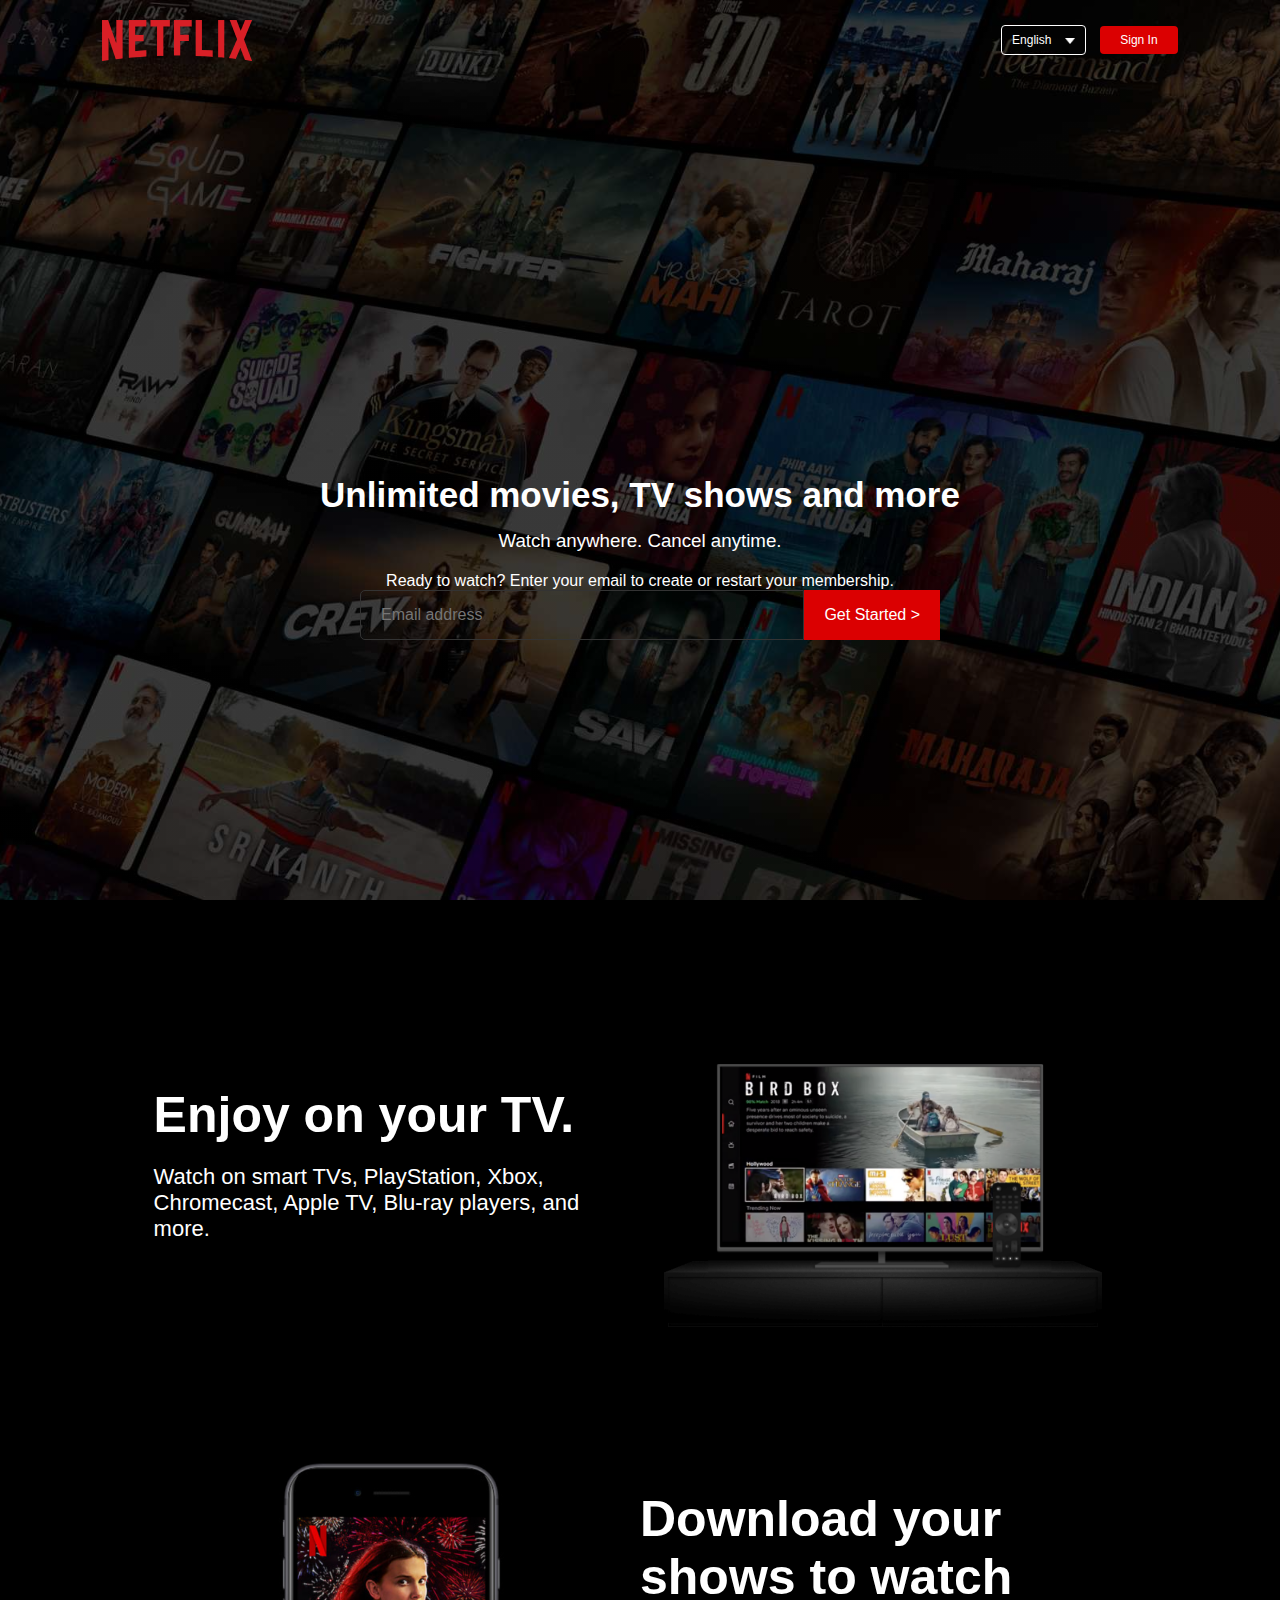
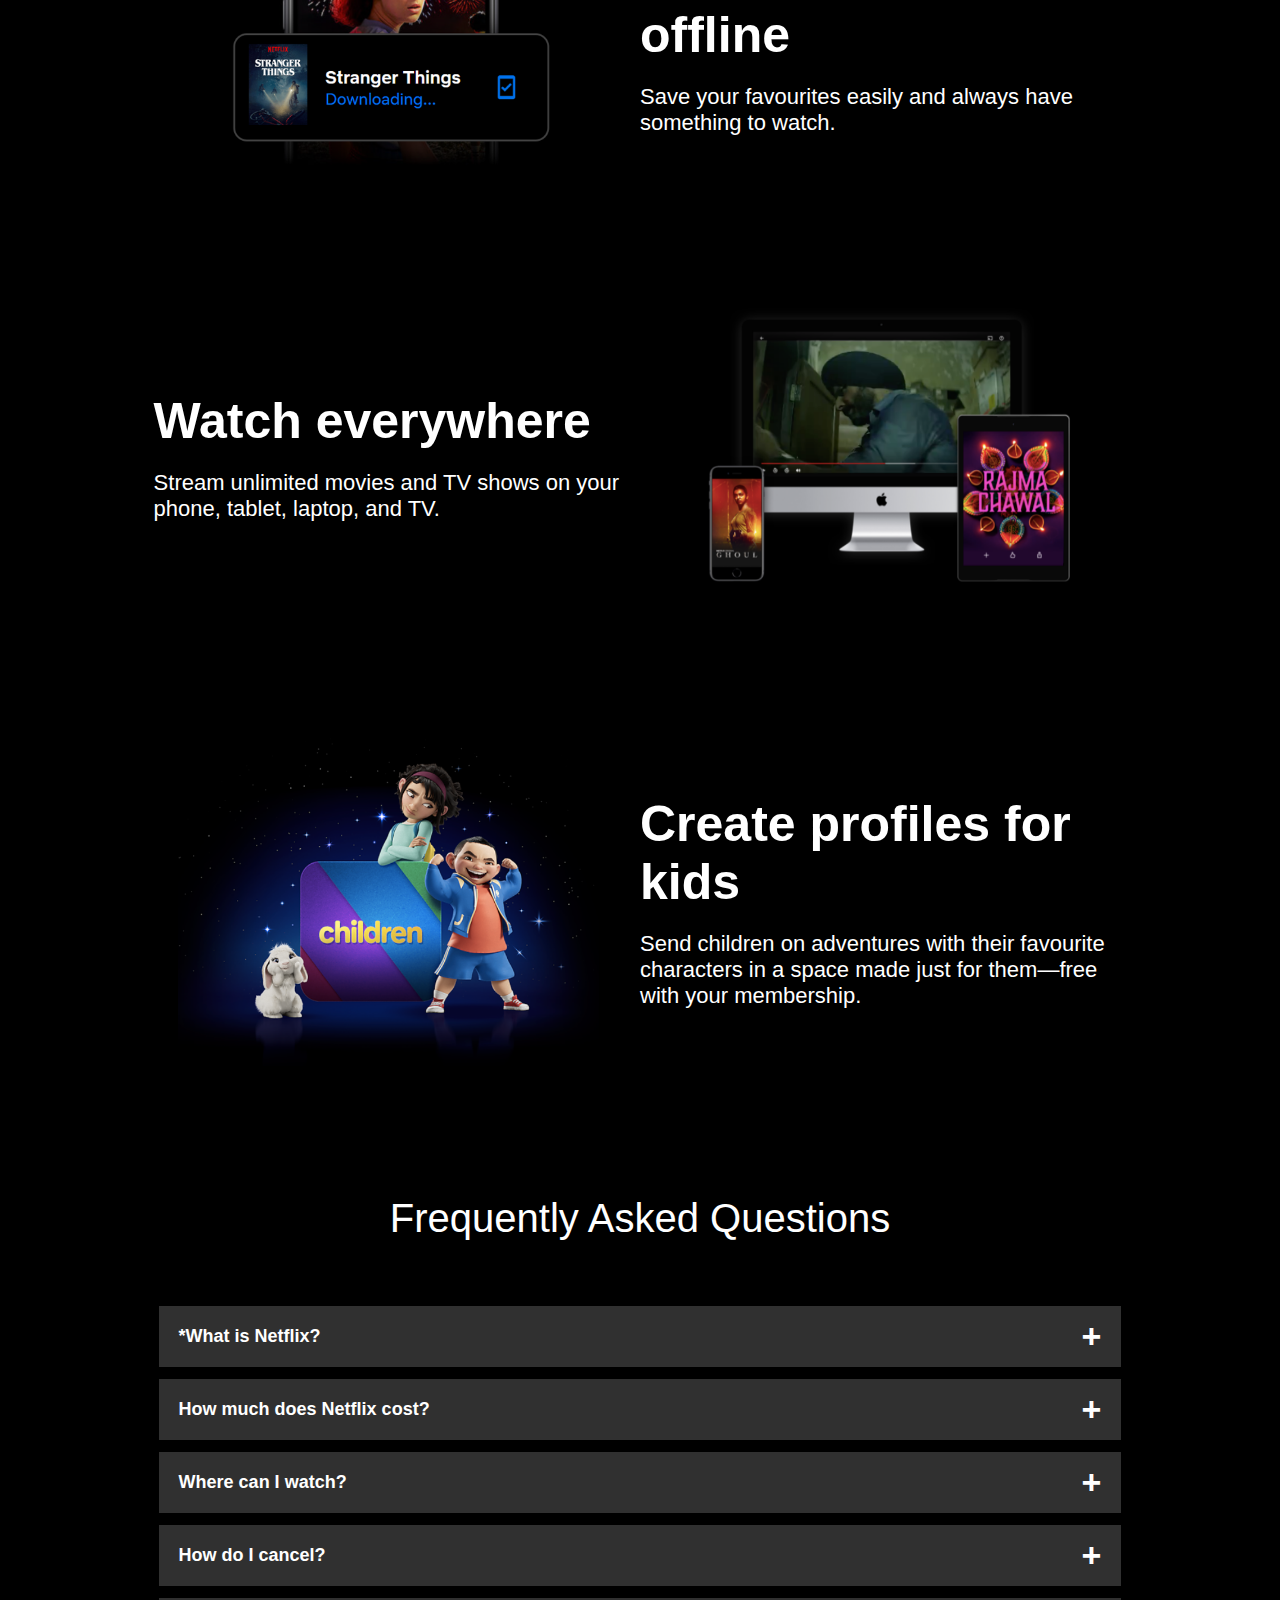
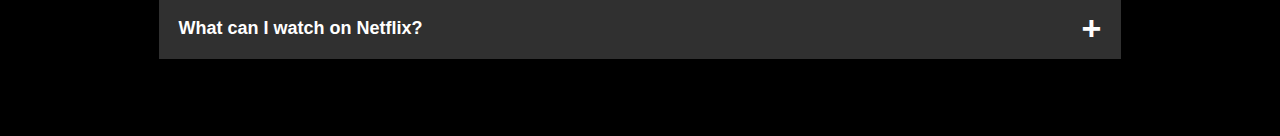
<file: index.html>
<!DOCTYPE html>
<html lang="en">
<head>
    <meta charset="UTF-8">
    <meta name="viewport" content="width=device-width, initial-scale=1.0">
    <title>Netflix India — Watch TV Shows</title>
    <link rel="stylesheet" href="css.css">
</head>
<body>
    <div class="header"  >
       
        <nav>
            <img class="logo" src="images/logo.png" alt="">
            <div>
                <button class="language-btn">English <img src="images/down-icon.png" alt=""></button>
                <button>Sign In</button>
            </div>
        </nav>
        
        <div class="header-content">
            <h1>Unlimited movies, TV shows and more</h1>
            <h3>Watch anywhere. Cancel anytime.</h3>
            <p>Ready to watch? Enter your email to create or restart your membership.</p>
            <form class="email-signup">
                <input type="email" placeholder="Email address">
                <button class="button">Get Started ></button>
            </form>
            
        </div>
    </div>
    
    <div class="features">
        <div class="row">
            <div class="text-col">
                <h2>Enjoy on your TV.</h2>
                <p>Watch on smart TVs, PlayStation, Xbox, Chromecast, Apple TV, Blu-ray players, and more.</p>
            </div>
            <div class="img-col">
                <img src="images/feature-1.png" alt="Description of the image">
            </div>
            

        </div>

        <div class="row">
            <div class="img-col">
                <img src="images/feature-2.png" alt="Description of the image">
            </div>
            <div class="text-col">
                <h2>Download your shows to watch offline</h2>
                <p>Save your favourites easily and always have something to watch.</p>
            </div>

        </div>
        <div class="row">
            <div class="text-col">
                <h2>Watch everywhere</h2>
                <p>Stream unlimited movies and TV shows on your phone, tablet, laptop, and TV.</p>
            </div>
            <div class="img-col">
                <img src="images/feature-3.png" alt="Description of the image">
            </div>
            

        </div>
        <div class="row">
            <div class="img-col">
                <img src="images/feature-4.png" alt="Description of the image">
            </div>
            <div class="text-col">
                <h2>Create profiles for kids</h2>
                <p>Send children on adventures with their favourite characters in a space made just for them—free with your membership.</p>
            </div>
          
            
        </div>

    </div>
   <!-- -----------------------------------------------  -->
    <div class="faq">
        <h2>Frequently Asked Questions</h2>
        <ul class="accordion">
          <li> 
            <input type="radio" name="according" id="first">
            <label for="first">*What is Netflix?</label>
            <div class="conten">
                <p>Lorem ipsum dolor, sit amet consectetur adipisicing elit. Doloremque architecto vero incidunt cupiditate accusantium quod nulla labore doloribus a aut, sunt repellendus fugit obcaecati eaque atque reiciendis suscipit quisquam eum!</p>
            </div>
           </li>
          <li> 
            <input type="radio" name="according" id="second">
            <label for="second">How much does Netflix cost?</label>
            <div class="conten">
                <p>Lorem ipsum dolor, sit amet consectetur adipisicing elit. Doloremque architecto vero incidunt cupiditate accusantium quod nulla labore doloribus a aut, sunt repellendus fugit obcaecati eaque atque reiciendis suscipit quisquam eum!</p>
            </div>
           </li>
          <li> 
            <input type="radio" name="according" id="second">
            <label for="second">Where can I watch?</label>
            <div class="conten">
                <p>Lorem ipsum dolor, sit amet consectetur adipisicing elit. Doloremque architecto vero incidunt cupiditate accusantium quod nulla labore doloribus a aut, sunt repellendus fugit obcaecati eaque atque reiciendis suscipit quisquam eum!</p>
            </div>
           </li>
          <li> 
            <input type="radio" name="according" id="second">
            <label for="second">How do I cancel?</label>
            <div class="conten">
                <p>Lorem ipsum dolor, sit amet consectetur adipisicing elit. Doloremque architecto vero incidunt cupiditate accusantium quod nulla labore doloribus a aut, sunt repellendus fugit obcaecati eaque atque reiciendis suscipit quisquam eum!</p>
            </div>
           </li>
          <li> 
            <input type="radio" name="according" id="second">
            <label for="second">What can I watch on Netflix?</label>
            <div class="conten">
                <p>Lorem ipsum dolor, sit amet consectetur adipisicing elit. Doloremque architecto vero incidunt cupiditate accusantium quod nulla labore doloribus a aut, sunt repellendus fugit obcaecati eaque atque reiciendis suscipit quisquam eum!</p>
            </div>
           </li>
        </ul>

    </div>
    

</body>
</html>
</file>
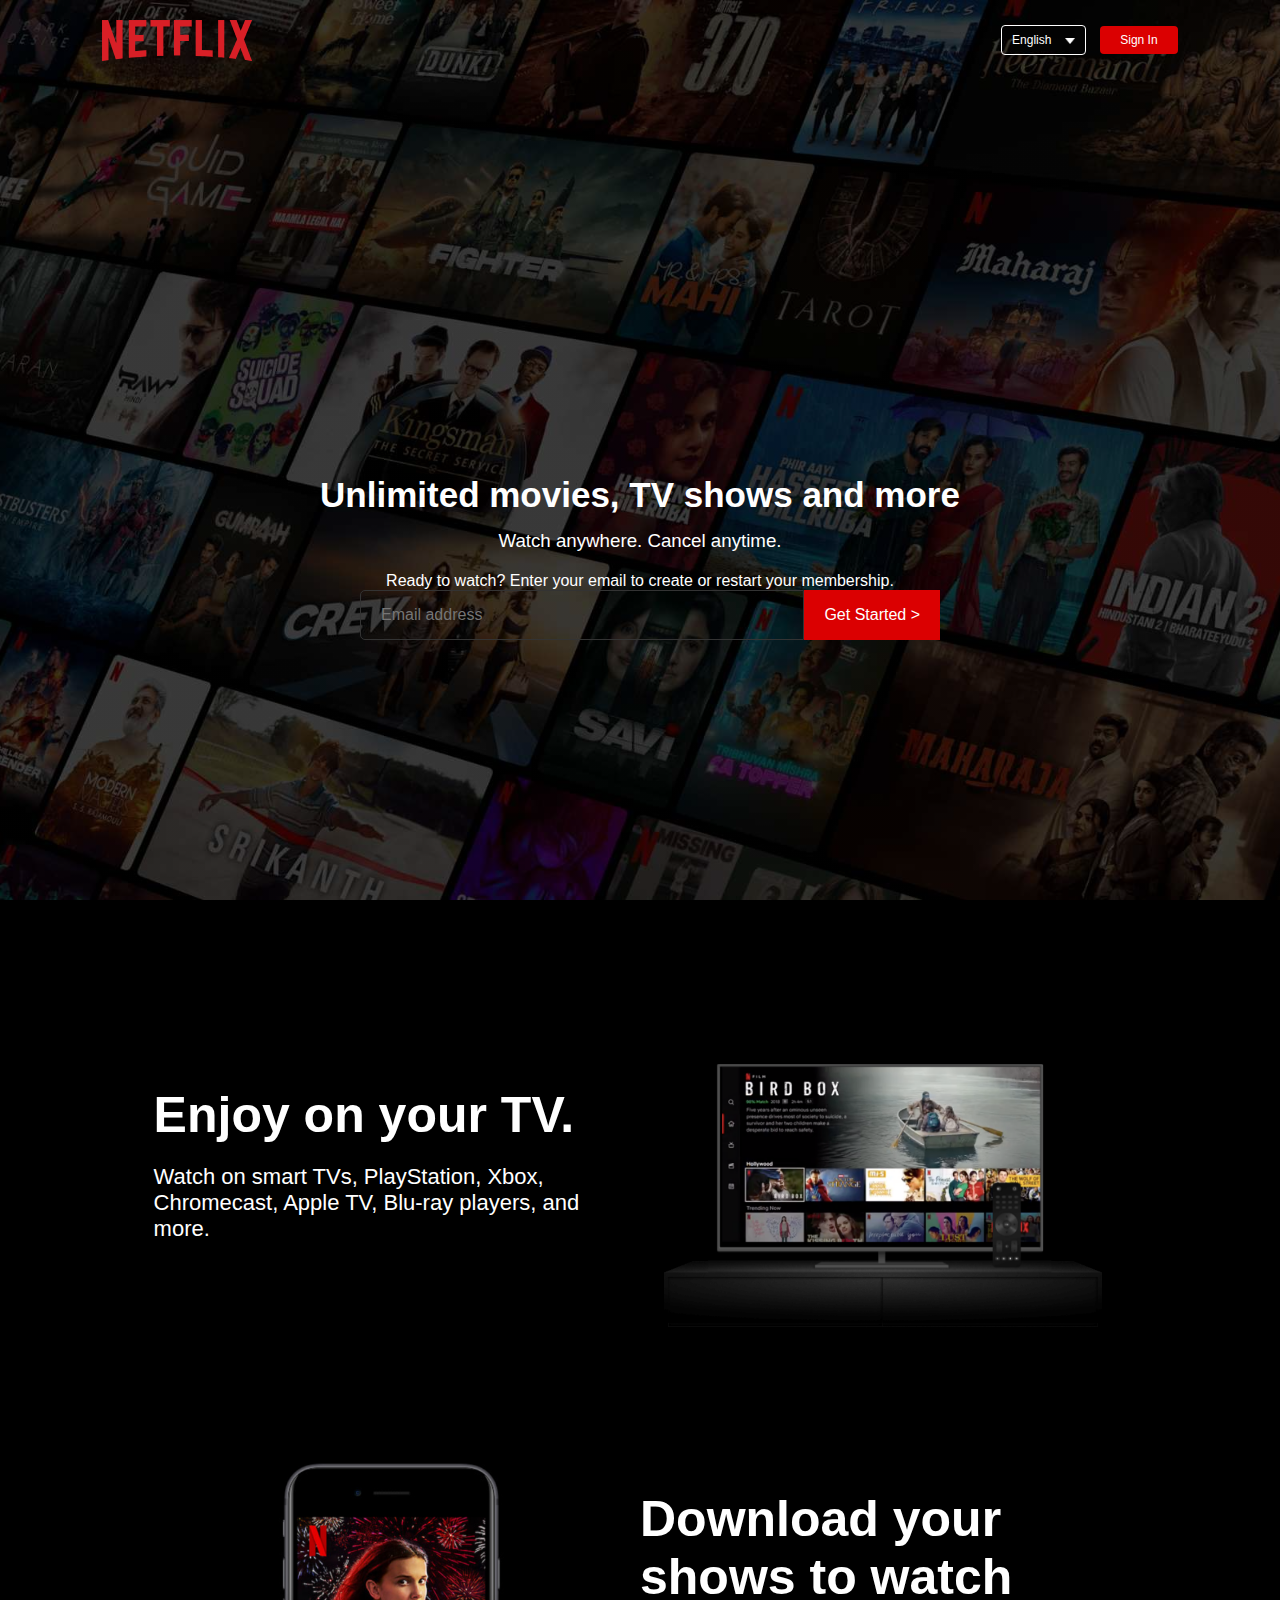
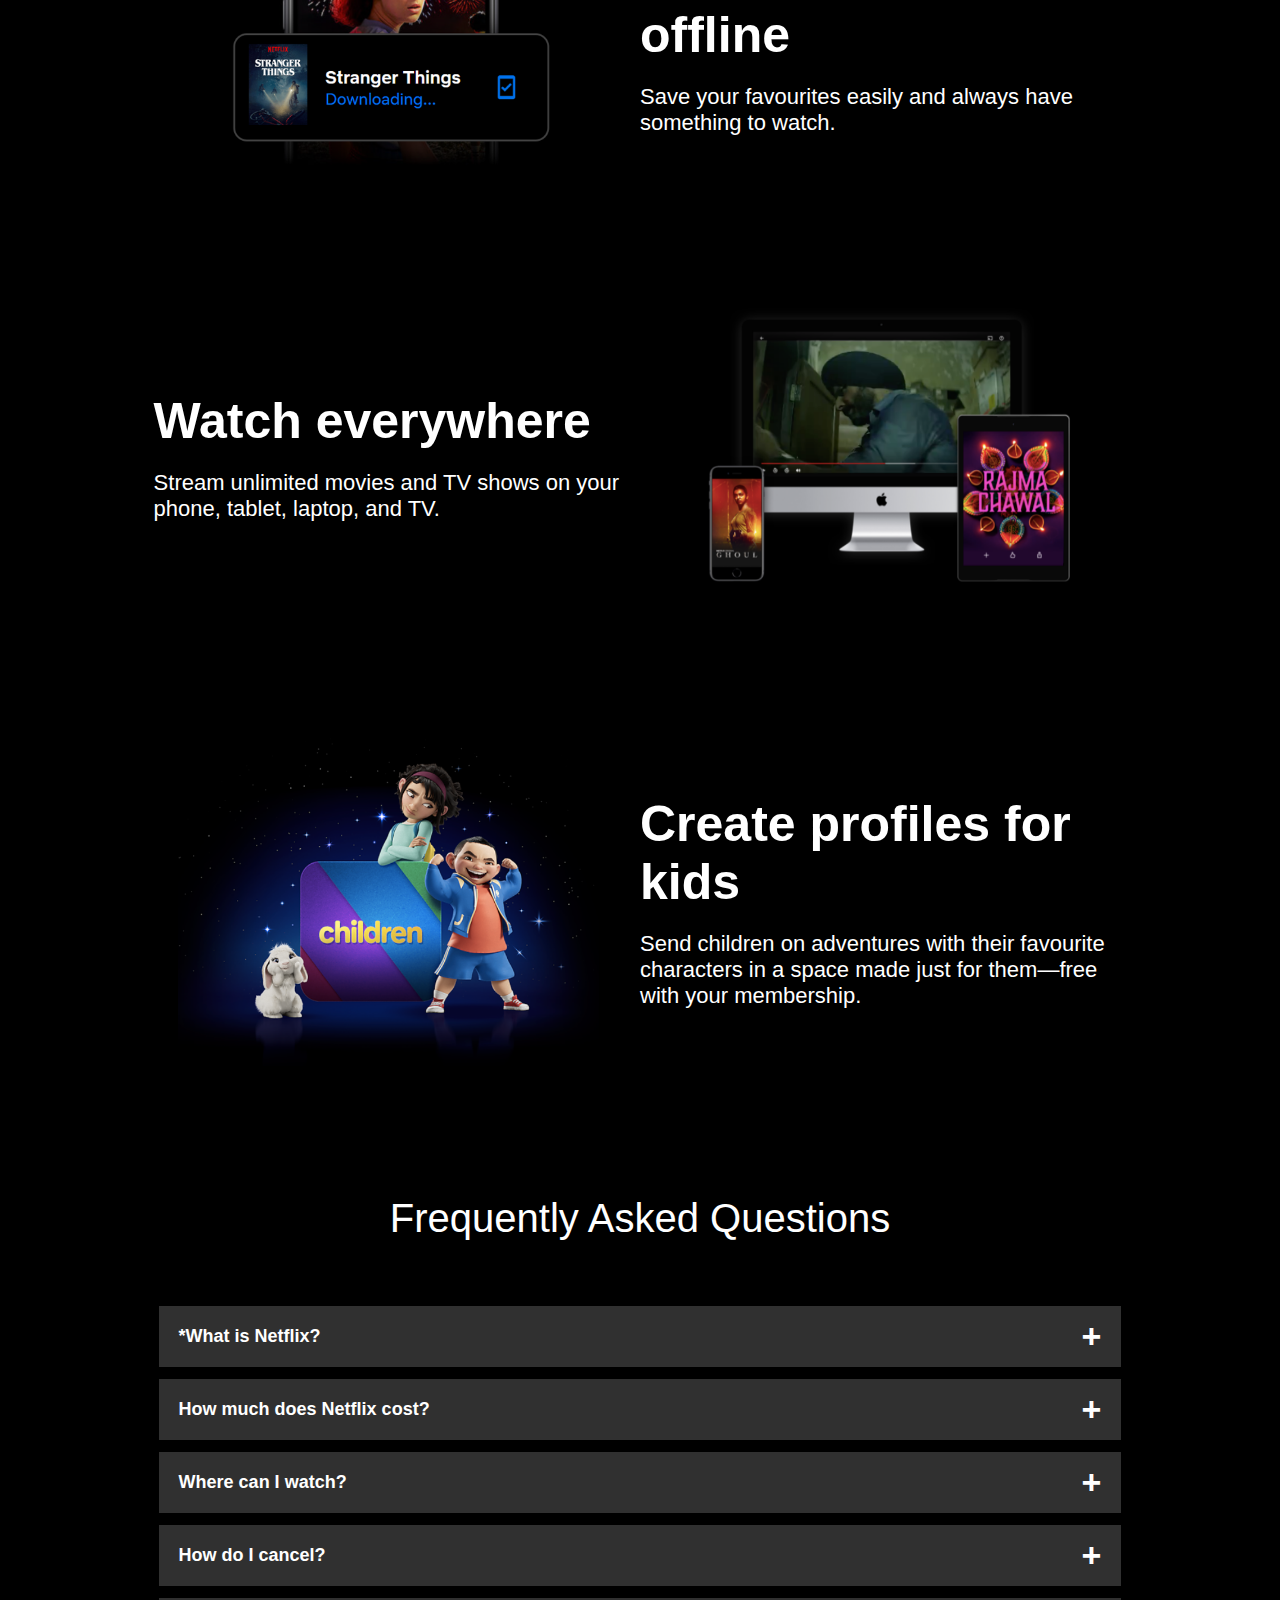
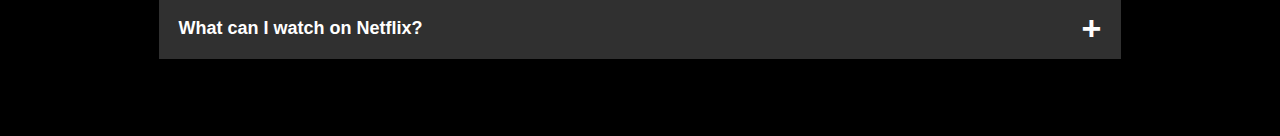
<file: ntflix.html>
<!DOCTYPE html>
<html lang="en">
<head>
    <meta charset="UTF-8">
    <meta name="viewport" content="width=device-width, initial-scale=1.0">
    <title>Netflix India — Watch TV Shows</title>
    <link rel="stylesheet" href="css.css">
</head>
<body>
    <div class="header"  >
       
        <nav>
            <img class="logo" src="images/logo.png" alt="">
            <div>
                <button class="language-btn">English <img src="images/down-icon.png" alt=""></button>
                <button>Sign In</button>
            </div>
        </nav>
        
        <div class="header-content">
            <h1>Unlimited movies, TV shows and more</h1>
            <h3>Watch anywhere. Cancel anytime.</h3>
            <p>Ready to watch? Enter your email to create or restart your membership.</p>
            <form class="email-signup">
                <input type="email" placeholder="Email address">
                <button class="button">Get Started ></button>
            </form>
            
        </div>
    </div>
    
    <div class="features">
        <div class="row">
            <div class="text-col">
                <h2>Enjoy on your TV.</h2>
                <p>Watch on smart TVs, PlayStation, Xbox, Chromecast, Apple TV, Blu-ray players, and more.</p>
            </div>
            <div class="img-col">
                <img src="images/feature-1.png" alt="Description of the image">
            </div>
            

        </div>

        <div class="row">
            <div class="img-col">
                <img src="images/feature-2.png" alt="Description of the image">
            </div>
            <div class="text-col">
                <h2>Download your shows to watch offline</h2>
                <p>Save your favourites easily and always have something to watch.</p>
            </div>

        </div>
        <div class="row">
            <div class="text-col">
                <h2>Watch everywhere</h2>
                <p>Stream unlimited movies and TV shows on your phone, tablet, laptop, and TV.</p>
            </div>
            <div class="img-col">
                <img src="images/feature-3.png" alt="Description of the image">
            </div>
            

        </div>
        <div class="row">
            <div class="img-col">
                <img src="images/feature-4.png" alt="Description of the image">
            </div>
            <div class="text-col">
                <h2>Create profiles for kids</h2>
                <p>Send children on adventures with their favourite characters in a space made just for them—free with your membership.</p>
            </div>
          
            
        </div>

    </div>
   <!-- -----------------------------------------------  -->
    <div class="faq">
        <h2>Frequently Asked Questions</h2>
        <ul class="accordion">
          <li> 
            <input type="radio" name="according" id="first">
            <label for="first">*What is Netflix?</label>
            <div class="conten">
                <p>Lorem ipsum dolor, sit amet consectetur adipisicing elit. Doloremque architecto vero incidunt cupiditate accusantium quod nulla labore doloribus a aut, sunt repellendus fugit obcaecati eaque atque reiciendis suscipit quisquam eum!</p>
            </div>
           </li>
          <li> 
            <input type="radio" name="according" id="second">
            <label for="second">How much does Netflix cost?</label>
            <div class="conten">
                <p>Lorem ipsum dolor, sit amet consectetur adipisicing elit. Doloremque architecto vero incidunt cupiditate accusantium quod nulla labore doloribus a aut, sunt repellendus fugit obcaecati eaque atque reiciendis suscipit quisquam eum!</p>
            </div>
           </li>
          <li> 
            <input type="radio" name="according" id="second">
            <label for="second">Where can I watch?</label>
            <div class="conten">
                <p>Lorem ipsum dolor, sit amet consectetur adipisicing elit. Doloremque architecto vero incidunt cupiditate accusantium quod nulla labore doloribus a aut, sunt repellendus fugit obcaecati eaque atque reiciendis suscipit quisquam eum!</p>
            </div>
           </li>
          <li> 
            <input type="radio" name="according" id="second">
            <label for="second">How do I cancel?</label>
            <div class="conten">
                <p>Lorem ipsum dolor, sit amet consectetur adipisicing elit. Doloremque architecto vero incidunt cupiditate accusantium quod nulla labore doloribus a aut, sunt repellendus fugit obcaecati eaque atque reiciendis suscipit quisquam eum!</p>
            </div>
           </li>
          <li> 
            <input type="radio" name="according" id="second">
            <label for="second">What can I watch on Netflix?</label>
            <div class="conten">
                <p>Lorem ipsum dolor, sit amet consectetur adipisicing elit. Doloremque architecto vero incidunt cupiditate accusantium quod nulla labore doloribus a aut, sunt repellendus fugit obcaecati eaque atque reiciendis suscipit quisquam eum!</p>
            </div>
           </li>
        </ul>

    </div>
    

</body>
</html>
</file>
<file: css.css>
*{
    margin: 0;
    padding: 0;
    font-family: 'Poppins', sans-serif;
    box-sizing: border-box;
}

body{
    background: #000;
    color: #fff;
}
.header {
    width: 100%;
    height: 100vh;
    background-image: linear-gradient(rgba(0, 0, 0, 0.7), rgba(0, 0, 0, 0.7)), url(images/BGimage.jpg);
    background-size: cover;
    background-position: center;
    padding: 10px 8%;
    position: relative;
}

nav {
   
    display: flex;
    justify-content: space-between;   /* the logo will be in the left side and the buttons will be in the right side */
    align-items: center;
    padding: 10px 0px;  /* 10 pixel from top and bottom and left right zero */
}

.logo{
   width: 150px; 
   cursor: pointer;  /* CSS property makes the mouse cursor change to a hand icon when hovering over an element, indicating that the element is clickable. */

}

nav button {
    outline: none;
    border: 0;
    background: #db0001;  
    color: #fff;
    padding: 7px 20px;
    font-size: 12px;
    border-radius: 4px;
    margin-left: 10px;
    cursor: pointer;

}
.language-btn {
   
    background: transparent;
    border: 1px solid #fff;
    padding: 7px 10px;
}
.language-btn img {
    width: 10px;
    margin-left: 10px;
}
.header-content {
    position: absolute;
    top: 50%;
    left: 50%;
    transform: translate(-50%, -50%);
    margin-top: 100px;
    text-align: center;
    width: 808px;
   
     /* Adjusted to '0' to complete the property */
}
.header-content h1 {
    font-size: 35px;
    line-height: 70px;
    text-align: center;
    font-weight: 600;
    max-width: 650px;
    
    margin: 0 auto;    /* auto refers to the left and right margins. When you set the left and right margins to auto, the browser automatically calculates the margins so that the element is centered  */
}
.header-content h3 {
    font-weight: 500;
    margin-bottom: 20px;
}

.email-signup {
    display: flex;
    align-items: center; /* Vertically center-aligns input and button */
    max-width: 600px; /* Adjust to match your container width */
    margin: 0 auto; /* Centers the form horizontally if needed */
}
.email-signup input {
    flex: 1; /* Allows the input to take up the available space */
    border: 0;
    outline: 0;
    padding: 15px 20px; /* Consistent padding with button */
    box-sizing: border-box; /* Includes padding in width/height */
    height: 50px; /* Set height to match the button */
    font-size: 16px; /* Ensure text size is consistent */
    color: #fff;
    margin-left: 20px;
    background-color: rgba(19, 18, 18, 0.5);
    background: transparent;
    border: 1px solid #333;
    border-radius: 5px 0 0 5px; 
}

.email-signup .button {
    background: #db0001;
    border: none;
    outline: 0;
    color: #fff;
    font-size: 16px;
    cursor: pointer;
    padding: 15px 20px; /* Same padding as the input */
    box-sizing: border-box;
    height: 50px; /* Set height to match the input */
}
.features {
    padding: 50px 12%;
    font-size: 22px; /* All fonts inside the features container */
}
.row {
    display: flex;
    width: 100%; /* Assuming you meant "100%" instead of "10%" */
    align-items: center;
    flex-wrap: wrap;
    padding: 50px 0;
}
.text-col {
    flex-basis: 50%;
    margin-bottom: 20px;
}

.img-col {
    flex-basis: 50%;
    margin-bottom: 20px;
}
.img-col img {
    display: block;
    width: 90%;
    margin: auto;
}
.features h2 {
    font-size: 50px;
    font-weight: 600;
    margin-bottom: 20px;
}
/* ------------------------------------ */

.faq {
    padding: 10px 12%;
    text-align: center;
    font-size: 18px;
}

.faq h2 {
    font-weight: 500;
    font-size: 40px;
}

.accordion{
  margin: 60px auto; 
  width: 100%; 
}

.accordion li{
    list-style: none;
    width: 100%;
    padding: 5px;
}

.accordion li label {
    display: flex;    
    align-items: center;
    padding: 20px;
    font-size: 18px;
    font-weight: 600;
    background: #303030;
    margin-bottom: 2px;
    cursor: pointer;
    position: relative;
}
label::after{
   content: '+'; 
   font-size: 34px;
   position: absolute;
   right: 20px;

}
input[type="radio"] {
    display: none;
}

.accordion .conten {
   background: #303030;
   text-align: left;
   padding: 0 20px;
   max-height: 0;
   overflow: hidden;
   
}
.accordion + label + .content {
    max-height: 60px; 
    padding: 30px 20px; 
}
.accordion input[type="radio"]:checked + label + .conten{
    max-height: 600px;
    padding: 30px 20px;
}
</file>
